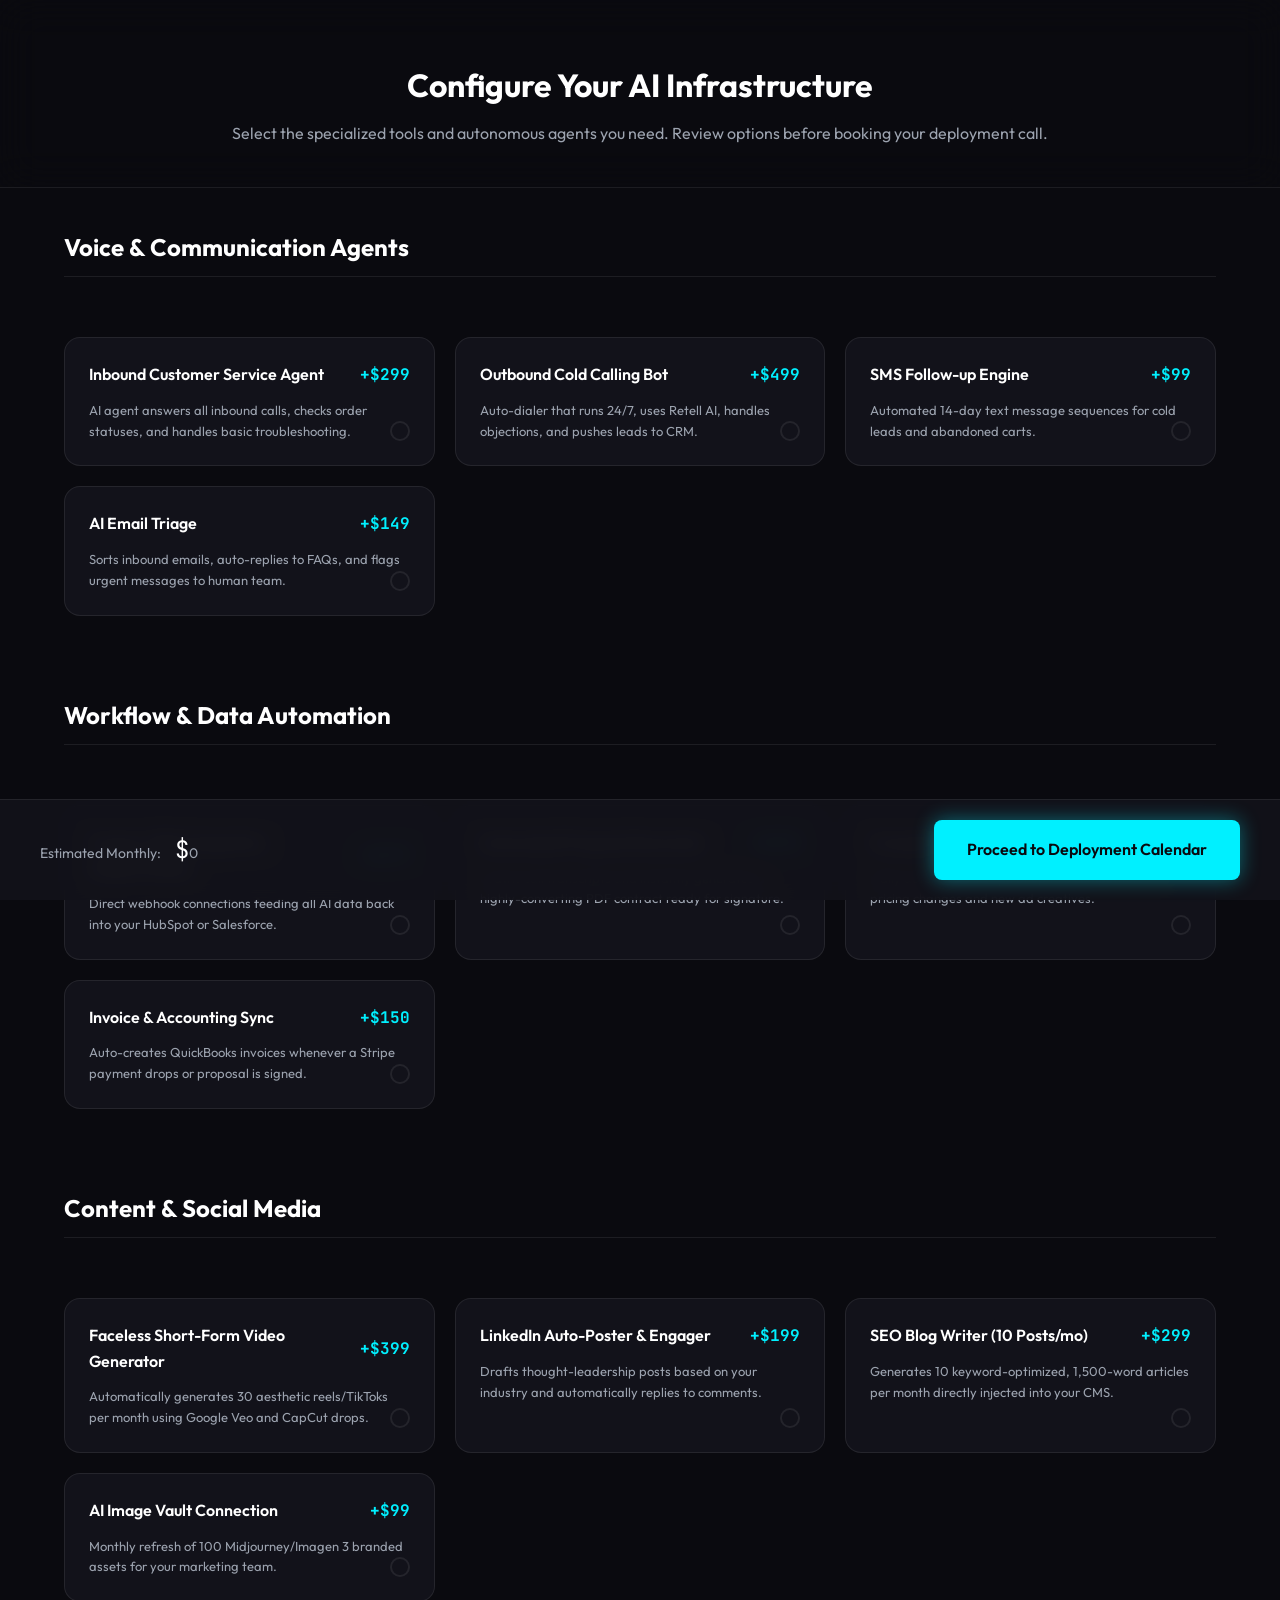
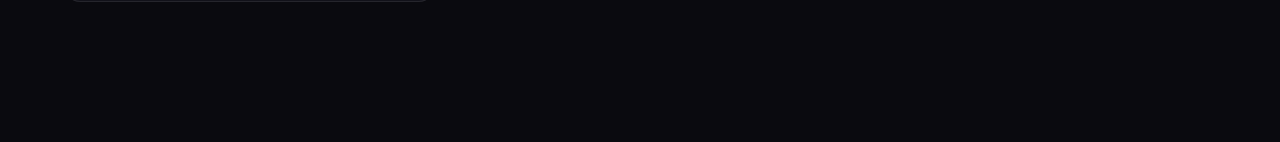
<file: addons.html>
<!DOCTYPE html>
<html lang="en">
<head>
  <meta charset="UTF-8">
  <meta name="viewport" content="width=device-width, initial-scale=1.0">
  <title>Configure Your Automation Node | AI Automation Hub</title>
  <link href="https://fonts.googleapis.com/css2?family=Outfit:wght@300;400;500;600;700;800;900&family=JetBrains+Mono:wght@400;700&display=swap" rel="stylesheet">
  <link rel="stylesheet" href="style.css">
  <style>
    body {
      background-color: var(--bg-dark);
      padding-bottom: 100px;
    }
    .config-header {
      text-align: center;
      padding: 60px 20px 40px;
      border-bottom: 1px solid var(--border-color);
      background: rgba(10, 10, 15, 0.8);
      position: sticky;
      top: 0;
      z-index: 100;
      backdrop-filter: blur(20px);
    }
    .config-header h1 {
      font-size: 32px;
      margin-bottom: 10px;
    }
    .addons-grid {
      display: grid;
      grid-template-columns: repeat(auto-fill, minmax(300px, 1fr));
      gap: 20px;
      padding: 40px 0;
    }
    .addon-card {
      background: var(--bg-card);
      border: 1px solid var(--border-color);
      padding: 24px;
      border-radius: var(--radius-md);
      transition: var(--transition);
      cursor: pointer;
      position: relative;
    }
    .addon-card:hover {
      border-color: var(--primary);
      transform: translateY(-2px);
    }
    .addon-card.selected {
      background: var(--primary-dim);
      border-color: var(--primary);
      box-shadow: 0 0 15px var(--primary-glow);
    }
    .addon-header {
      display: flex;
      justify-content: space-between;
      align-items: center;
      margin-bottom: 12px;
    }
    .addon-title {
      font-weight: 600;
      font-size: 16px;
    }
    .addon-price {
      font-family: var(--font-mono);
      color: var(--primary);
      font-weight: 700;
    }
    .addon-desc {
      font-size: 13px;
      color: var(--text-muted);
    }
    .category-title {
      margin-top: 40px;
      margin-bottom: 20px;
      color: var(--text-main);
      border-bottom: 1px solid var(--border-color);
      padding-bottom: 10px;
    }
    .action-bar {
      position: fixed;
      bottom: 0;
      left: 0;
      width: 100%;
      background: rgba(18, 18, 26, 0.95);
      backdrop-filter: blur(10px);
      border-top: 1px solid var(--border-color);
      padding: 20px 40px;
      display: flex;
      align-items: center;
      justify-content: space-between;
      z-index: 1000;
    }
    .total-price {
      font-size: 24px;
      font-family: var(--font-mono);
      color: white;
    }
    .total-price span {
      color: var(--text-muted);
      font-size: 14px;
      font-family: var(--font-sans);
    }
    /* Checkbox visual */
    .check-ring {
      width: 20px;
      height: 20px;
      border-radius: 50%;
      border: 2px solid var(--border-color);
      position: absolute;
      bottom: 24px;
      right: 24px;
      display: flex;
      align-items: center;
      justify-content: center;
    }
    .addon-card.selected .check-ring {
      border-color: var(--primary);
      background: var(--primary);
    }
    .addon-card.selected .check-ring::after {
      content: '';
      width: 8px;
      height: 4px;
      border-left: 2px solid #000;
      border-bottom: 2px solid #000;
      transform: rotate(-45deg);
      margin-top: -2px;
    }
  </style>
</head>
<body>

  <div class="config-header">
    <div class="container">
      <h1>Configure Your AI Infrastructure</h1>
      <p style="color: var(--text-muted);">Select the specialized tools and autonomous agents you need. Review options before booking your deployment call.</p>
    </div>
  </div>

  <div class="container">
    <h2 class="category-title">Voice & Communication Agents</h2>
    <div class="addons-grid" id="grid-communication">
      <!-- Generated via JS -->
    </div>

    <h2 class="category-title">Workflow & Data Automation</h2>
    <div class="addons-grid" id="grid-workflow">
      <!-- Generated via JS -->
    </div>

    <h2 class="category-title">Content & Social Media</h2>
    <div class="addons-grid" id="grid-content">
      <!-- Generated via JS -->
    </div>
  </div>

  <div class="action-bar">
    <div class="total-price">
      <span>Estimated Monthly:</span> $<span id="calc-total">0</span>
    </div>
    <a href="https://cal.com/smartcontentsf" class="btn btn-primary btn-lg" id="proceed-btn">
      Proceed to Deployment Calendar
    </a>
  </div>

  <script>
    const addons = [
      { cat: 'communication', name: 'Inbound Customer Service Agent', price: 299, desc: 'AI agent answers all inbound calls, checks order statuses, and handles basic troubleshooting.' },
      { cat: 'communication', name: 'Outbound Cold Calling Bot', price: 499, desc: 'Auto-dialer that runs 24/7, uses Retell AI, handles objections, and pushes leads to CRM.' },
      { cat: 'communication', name: 'SMS Follow-up Engine', price: 99, desc: 'Automated 14-day text message sequences for cold leads and abandoned carts.' },
      { cat: 'communication', name: 'AI Email Triage', price: 149, desc: 'Sorts inbound emails, auto-replies to FAQs, and flags urgent messages to human team.' },
      
      { cat: 'workflow', name: 'Custom CRM Integration (Zapier/Make)', price: 199, desc: 'Direct webhook connections feeding all AI data back into your HubSpot or Salesforce.' },
      { cat: 'workflow', name: 'Automated Proposal Generator', price: 250, desc: 'Crawls call transcripts and instantly generates a highly-converting PDF contract ready for signature.' },
      { cat: 'workflow', name: 'Competitor Scraping Script', price: 300, desc: 'Daily automated scrape of up to 5 competitors for pricing changes and new ad creatives.' },
      { cat: 'workflow', name: 'Invoice & Accounting Sync', price: 150, desc: 'Auto-creates QuickBooks invoices whenever a Stripe payment drops or proposal is signed.' },
      
      { cat: 'content', name: 'Faceless Short-Form Video Generator', price: 399, desc: 'Automatically generates 30 aesthetic reels/TikToks per month using Google Veo and CapCut drops.' },
      { cat: 'content', name: 'LinkedIn Auto-Poster & Engager', price: 199, desc: 'Drafts thought-leadership posts based on your industry and automatically replies to comments.' },
      { cat: 'content', name: 'SEO Blog Writer (10 Posts/mo)', price: 299, desc: 'Generates 10 keyword-optimized, 1,500-word articles per month directly injected into your CMS.' },
      { cat: 'content', name: 'AI Image Vault Connection', price: 99, desc: 'Monthly refresh of 100 Midjourney/Imagen 3 branded assets for your marketing team.' }
    ];

    let total = 0;

    function renderAddons() {
      ['communication', 'workflow', 'content'].forEach(category => {
        const grid = document.getElementById('grid-' + category);
        const items = addons.filter(a => a.cat === category);
        
        items.forEach((item, index) => {
          const el = document.createElement('div');
          el.className = 'addon-card';
          el.innerHTML = `
            <div class="addon-header">
              <div class="addon-title">${item.name}</div>
              <div class="addon-price">+$${item.price}</div>
            </div>
            <div class="addon-desc">${item.desc}</div>
            <div class="check-ring"></div>
          `;
          
          el.addEventListener('click', () => {
            el.classList.toggle('selected');
            if (el.classList.contains('selected')) {
              total += item.price;
            } else {
              total -= item.price;
            }
            document.getElementById('calc-total').innerText = total;
          });
          
          grid.appendChild(el);
        });
      });
    }

    renderAddons();
  </script>
</body>
</html>
</file>
<file: style.css>
/* =========================================================================
   AI Automation Hub - Premium Design System (Cyberpunk/Neon Aesthetic)
========================================================================== */

:root {
  --bg-dark: #0a0a0f;
  --bg-card: #12121a;
  --bg-card-hover: #181824;
  
  --primary: #00f0ff; /* Neon Cyan */
  --primary-glow: rgba(0, 240, 255, 0.4);
  --primary-dim: rgba(0, 240, 255, 0.1);
  
  --secondary: #7000ff; /* Deep Purple */
  --secondary-glow: rgba(112, 0, 255, 0.4);
  
  --text-main: #ffffff;
  --text-muted: #9ca3af;
  
  --border-color: rgba(255, 255, 255, 0.08);
  --border-highlight: rgba(0, 240, 255, 0.3);
  
  --font-sans: 'Outfit', sans-serif;
  --font-mono: 'JetBrains Mono', monospace;
  
  --transition: all 0.3s cubic-bezier(0.25, 0.8, 0.25, 1);
  --radius-lg: 24px;
  --radius-md: 16px;
  --radius-sm: 8px;
}

* {
  margin: 0;
  padding: 0;
  box-sizing: border-box;
}

html {
  scroll-behavior: smooth;
  scroll-padding-top: 100px;
}

body {
  font-family: var(--font-sans);
  background-color: var(--bg-dark);
  color: var(--text-main);
  line-height: 1.6;
  overflow-x: hidden;
}

.container {
  max-width: 1200px;
  margin: 0 auto;
  padding: 0 24px;
}

/* =========================================================================
   Top Banner
========================================================================== */
.top-banner {
  background: linear-gradient(90deg, #180033 0%, #0a0a0f 50%, #003333 100%);
  border-bottom: 1px solid var(--border-color);
  padding: 8px 24px;
  text-align: center;
  display: flex;
  align-items: center;
  justify-content: center;
  gap: 8px;
  font-size: 13px;
  color: var(--text-muted);
  z-index: 1001;
  position: relative;
}

.pulse-dot {
  width: 8px;
  height: 8px;
  background-color: var(--primary);
  border-radius: 50%;
  box-shadow: 0 0 10px var(--primary-glow);
  animation: pulse 2s infinite;
}

@keyframes pulse {
  0% { box-shadow: 0 0 0 0 var(--primary-glow); }
  70% { box-shadow: 0 0 0 5px rgba(0, 240, 255, 0); }
  100% { box-shadow: 0 0 0 0 rgba(0, 240, 255, 0); }
}

/* =========================================================================
   Navigation
========================================================================== */
.nav {
  position: sticky;
  top: 0;
  z-index: 1000;
  padding: 20px 0;
  transition: var(--transition);
  background: transparent;
}

.nav.scrolled {
  background: rgba(10, 10, 15, 0.85);
  backdrop-filter: blur(12px);
  border-bottom: 1px solid var(--border-color);
  padding: 16px 0;
}

.nav-container {
  max-width: 1200px;
  margin: 0 auto;
  padding: 0 24px;
  display: flex;
  justify-content: space-between;
  align-items: center;
}

.nav-logo {
  display: flex;
  align-items: center;
  gap: 12px;
  font-size: 18px;
  font-weight: 700;
  color: var(--text-main);
  text-decoration: none;
}

.logo-svg {
  color: var(--primary);
  filter: drop-shadow(0 0 8px var(--primary-glow));
}

.nav-links {
  display: flex;
  gap: 32px;
}

@media (max-width: 768px) {
  .nav-links { display: none; }
  .nav-actions { display: none; }
}

.nav-links a {
  color: var(--text-muted);
  text-decoration: none;
  font-size: 14px;
  font-weight: 500;
  transition: var(--transition);
}

.nav-links a:hover {
  color: var(--primary);
}

.nav-actions {
  display: flex;
  gap: 16px;
  align-items: center;
}

/* =========================================================================
   Buttons
========================================================================== */
.btn {
  display: inline-flex;
  align-items: center;
  justify-content: center;
  gap: 8px;
  padding: 10px 20px;
  border-radius: var(--radius-sm);
  font-weight: 600;
  font-size: 14px;
  text-decoration: none;
  transition: var(--transition);
  cursor: pointer;
  border: 1px solid transparent;
}

.btn-primary {
  background: var(--primary);
  color: var(--bg-dark);
  box-shadow: 0 0 20px var(--primary-glow);
}

.btn-primary:hover {
  background: #fff;
  box-shadow: 0 0 30px var(--primary-glow);
  transform: translateY(-2px);
}

.btn-outline {
  background: transparent;
  color: var(--text-main);
  border-color: var(--border-color);
}

.btn-outline:hover {
  border-color: var(--primary);
  color: var(--primary);
  background: var(--primary-dim);
}

.btn-ghost {
  background: transparent;
  color: var(--text-muted);
}

.btn-ghost:hover {
  color: var(--text-main);
}

.btn-lg {
  padding: 16px 32px;
  font-size: 16px;
}

.btn-block {
  width: 100%;
}

/* =========================================================================
   Hero Section
========================================================================== */
.hero {
  position: relative;
  padding: 120px 0 80px;
  min-height: 90vh;
  display: flex;
  align-items: center;
  overflow: hidden;
}

.hero-bg-grid {
  position: absolute;
  top: 0;
  left: 0;
  width: 100%;
  height: 100%;
  background-size: 50px 50px;
  background-image: 
    linear-gradient(to right, rgba(255,255,255,0.03) 1px, transparent 1px),
    linear-gradient(to bottom, rgba(255,255,255,0.03) 1px, transparent 1px);
  mask-image: linear-gradient(to bottom, black 40%, transparent 100%);
  z-index: 0;
}

.hero-glow-1 {
  position: absolute;
  top: 20%;
  left: -10%;
  width: 600px;
  height: 600px;
  background: radial-gradient(circle, var(--secondary-glow) 0%, transparent 70%);
  filter: blur(80px);
  z-index: 0;
}

.hero-glow-2 {
  position: absolute;
  bottom: -10%;
  right: -10%;
  width: 600px;
  height: 600px;
  background: radial-gradient(circle, var(--primary-glow) 0%, transparent 70%);
  filter: blur(80px);
  z-index: 0;
}

.hero-container {
  position: relative;
  z-index: 2;
  display: grid;
  grid-template-columns: 1fr 1fr;
  gap: 64px;
  align-items: center;
}

@media (max-width: 992px) {
  .hero-container {
    grid-template-columns: 1fr;
    text-align: center;
  }
}

.hero-content {
  max-width: 600px;
}

@media (max-width: 992px) {
  .hero-content {
    margin: 0 auto;
  }
  .hero-cta {
    justify-content: center;
  }
}

.tagline {
  display: inline-flex;
  align-items: center;
  gap: 12px;
  background: var(--bg-card);
  border: 1px solid var(--border-color);
  padding: 6px 16px 6px 6px;
  border-radius: 100px;
  font-size: 13px;
  color: var(--text-muted);
  margin-bottom: 32px;
}

.tag-box {
  background: var(--primary-dim);
  color: var(--primary);
  padding: 4px 10px;
  border-radius: 100px;
  font-weight: 700;
  font-size: 11px;
  text-transform: uppercase;
  letter-spacing: 1px;
}

.hero-title {
  font-size: clamp(40px, 5vw, 64px);
  font-weight: 800;
  line-height: 1.1;
  margin-bottom: 24px;
  letter-spacing: -1px;
}

.gradient-text {
  background: linear-gradient(90deg, var(--primary) 0%, #ffffff 100%);
  -webkit-background-clip: text;
  -webkit-text-fill-color: transparent;
}

.gradient-text-alt {
  background: linear-gradient(90deg, var(--secondary) 0%, var(--primary) 100%);
  -webkit-background-clip: text;
  -webkit-text-fill-color: transparent;
}

.hero-subtitle {
  font-size: 18px;
  color: var(--text-muted);
  margin-bottom: 40px;
  max-width: 500px;
}

@media (max-width: 992px) {
  .hero-subtitle {
    margin-left: auto;
    margin-right: auto;
  }
}

.hero-cta {
  display: flex;
  gap: 16px;
  margin-bottom: 48px;
}

.social-proof {
  display: flex;
  align-items: center;
  gap: 16px;
}

@media (max-width: 992px) {
  .social-proof {
    justify-content: center;
  }
}

.avatars {
  display: flex;
}

.avatar {
  width: 32px;
  height: 32px;
  border-radius: 50%;
  border: 2px solid var(--bg-dark);
  margin-left: -10px;
  overflow: hidden;
}

.avatar:first-child { margin-left: 0; }
.avatar img { width: 100%; height: 100%; object-fit: cover; }

.social-proof p {
  font-size: 13px;
  color: var(--text-muted);
}

/* =========================================================================
   Interactive Dashboard Mockup
========================================================================== */
.dashboard-mockup {
  background: rgba(18, 18, 26, 0.6);
  backdrop-filter: blur(20px);
  border: 1px solid var(--border-color);
  border-radius: var(--radius-md);
  overflow: hidden;
  box-shadow: 0 25px 50px -12px rgba(0, 0, 0, 0.8),
              0 0 0 1px rgba(255, 255, 255, 0.05) inset;
  transform: perspective(1000px) rotateY(-5deg) rotateX(5deg);
  transition: transform 0.5s ease;
}

.dashboard-mockup:hover {
  transform: perspective(1000px) rotateY(0deg) rotateX(0deg);
  border-color: var(--border-highlight);
}

.mockup-header {
  background: rgba(0, 0, 0, 0.3);
  padding: 12px 16px;
  display: flex;
  align-items: center;
  border-bottom: 1px solid var(--border-color);
}

.window-controls {
  display: flex;
  gap: 6px;
}

.window-controls i {
  width: 10px;
  height: 10px;
  border-radius: 50%;
  background: var(--text-muted);
  opacity: 0.5;
}

.window-controls i:nth-child(1) { background: #ff5f56; }
.window-controls i:nth-child(2) { background: #ffbd2e; }
.window-controls i:nth-child(3) { background: #27c93f; }

.url-bar {
  flex-grow: 1;
  text-align: center;
  font-family: var(--font-mono);
  font-size: 11px;
  color: var(--text-muted);
  background: rgba(255, 255, 255, 0.03);
  margin: 0 32px;
  padding: 4px;
  border-radius: 4px;
}

.mockup-body {
  display: flex;
  height: 380px;
}

.mockup-sidebar {
  width: 60px;
  border-right: 1px solid var(--border-color);
  padding: 16px 0;
  display: flex;
  flex-direction: column;
  align-items: center;
  gap: 16px;
  background: rgba(0, 0, 0, 0.2);
}

.sidebar-item {
  width: 24px;
  height: 24px;
  border-radius: 6px;
  background: rgba(255, 255, 255, 0.05);
}

.sidebar-item.active {
  background: var(--primary);
  box-shadow: 0 0 10px var(--primary-glow);
}

.mockup-main {
  flex-grow: 1;
  padding: 24px;
  display: flex;
  flex-direction: column;
  gap: 20px;
}

.status-bar {
  display: flex;
  align-items: center;
  gap: 8px;
  font-family: var(--font-mono);
  font-size: 12px;
  color: var(--primary);
  background: var(--primary-dim);
  padding: 8px 12px;
  border-radius: 4px;
  border: 1px solid rgba(0, 240, 255, 0.2);
}

.status-indicator {
  width: 8px;
  height: 8px;
  border-radius: 50%;
  background: var(--primary);
  animation: pulse 2s infinite;
}

.chart-area {
  display: flex;
  align-items: flex-end;
  gap: 12px;
  height: 100px;
  border-bottom: 1px solid var(--border-color);
  padding-bottom: 8px;
}

.bar {
  flex: 1;
  background: rgba(255, 255, 255, 0.1);
  border-radius: 4px 4px 0 0;
  transition: var(--transition);
}

.bar:hover { background: var(--secondary); }

.terminal-box {
  background: #000;
  border: 1px solid var(--border-color);
  border-radius: var(--radius-sm);
  padding: 16px;
  font-family: var(--font-mono);
  font-size: 11px;
  color: var(--text-muted);
  flex-grow: 1;
  display: flex;
  flex-direction: column;
  gap: 8px;
}

.terminal-box span { color: var(--primary); margin-right: 8px; }
.text-green { color: #27c93f; }

/* =========================================================================
   Features Bento Grid 
========================================================================== */
.features {
  padding: 100px 0;
  position: relative;
  z-index: 2;
}

.section-top {
  margin-bottom: 64px;
  max-width: 600px;
}

.section-top.center {
  margin: 0 auto 64px;
  text-align: center;
}

.section-top h2 {
  font-size: clamp(32px, 4vw, 48px);
  font-weight: 700;
  margin-bottom: 16px;
  line-height: 1.2;
}

.section-top p {
  color: var(--text-muted);
  font-size: 16px;
}

.bento-grid {
  display: grid;
  grid-template-columns: repeat(3, 1fr);
  grid-template-rows: auto auto;
  gap: 24px;
}

@media (max-width: 992px) {
  .bento-grid { grid-template-columns: 1fr; }
}

.bento-card {
  background: var(--bg-card);
  border: 1px solid var(--border-color);
  border-radius: var(--radius-lg);
  padding: 32px;
  position: relative;
  overflow: hidden;
  transition: var(--transition);
}

.bento-card:hover {
  border-color: var(--border-highlight);
  background: var(--bg-card-hover);
}

.bento-card.large {
  grid-column: span 3;
  display: flex;
  align-items: center;
  justify-content: space-between;
  gap: 40px;
  background: linear-gradient(135deg, rgba(18,18,26,1) 0%, rgba(20,10,30,1) 100%);
  border-color: rgba(112, 0, 255, 0.3);
}

@media (max-width: 768px) {
  .bento-card.large {
    grid-column: span 1;
    flex-direction: column;
    align-items: flex-start;
  }
}

.card-content {
  position: relative;
  z-index: 2;
  max-width: 400px;
}

.card-icon {
  width: 48px;
  height: 48px;
  background: var(--primary-dim);
  color: var(--primary);
  border: 1px solid rgba(0, 240, 255, 0.2);
  border-radius: var(--radius-sm);
  display: flex;
  align-items: center;
  justify-content: center;
  margin-bottom: 24px;
}

.bento-card.large .card-icon {
  background: rgba(112, 0, 255, 0.1);
  color: #a855f7;
  border-color: rgba(112, 0, 255, 0.3);
}

.card-content h3 {
  font-size: 20px;
  font-weight: 600;
  margin-bottom: 12px;
}

.card-content p {
  font-size: 14px;
  color: var(--text-muted);
}

.card-visual {
  flex-grow: 1;
  display: flex;
  justify-content: center;
  align-items: center;
}

.visual-glow {
  position: relative;
}

.visual-glow::before {
  content: '';
  position: absolute;
  width: 200px;
  height: 200px;
  background: var(--secondary-glow);
  filter: blur(60px);
  z-index: 0;
}

/* Audio Wave Animation for Large Card */
.wave-animation {
  position: relative;
  z-index: 1;
  display: flex;
  align-items: center;
  gap: 8px;
  height: 60px;
}

.wave-animation span {
  width: 12px;
  background: var(--primary);
  border-radius: 6px;
  animation: audio-wave 1s ease-in-out infinite alternate;
}

.wave-animation span:nth-child(1) { height: 20%; animation-delay: 0.0s; }
.wave-animation span:nth-child(2) { height: 60%; animation-delay: 0.1s; background: var(--secondary); }
.wave-animation span:nth-child(3) { height: 100%; animation-delay: 0.2s; background: #fff;}
.wave-animation span:nth-child(4) { height: 50%; animation-delay: 0.3s; background: var(--secondary); }
.wave-animation span:nth-child(5) { height: 30%; animation-delay: 0.4s; }

@keyframes audio-wave {
  0% { transform: scaleY(0.3); }
  100% { transform: scaleY(1); }
}

/* =========================================================================
   Pricing Section
========================================================================== */
.pricing {
  padding: 100px 0;
}

.pricing-grid {
  display: grid;
  grid-template-columns: repeat(3, 1fr);
  gap: 24px;
  align-items: center;
}

@media (max-width: 992px) {
  .pricing-grid {
    grid-template-columns: 1fr;
    max-width: 400px;
    margin: 0 auto;
  }
}

.price-tier {
  background: var(--bg-card);
  border: 1px solid var(--border-color);
  border-radius: var(--radius-lg);
  padding: 40px 32px;
  transition: var(--transition);
  position: relative;
}

.price-tier:hover {
  border-color: var(--border-highlight);
}

.price-tier.featured {
  background: linear-gradient(180deg, rgba(20,10,30,1) 0%, var(--bg-card) 100%);
  border-color: rgba(112, 0, 255, 0.5);
  transform: scale(1.05);
  box-shadow: 0 20px 40px rgba(0,0,0,0.5), 0 0 40px rgba(112, 0, 255, 0.1) inset;
}

@media (max-width: 992px) {
  .price-tier.featured { transform: scale(1); }
}

.popular-badge {
  position: absolute;
  top: 0;
  left: 50%;
  transform: translate(-50%, -50%);
  background: var(--secondary);
  color: white;
  padding: 6px 16px;
  border-radius: 100px;
  font-size: 11px;
  font-weight: 700;
  text-transform: uppercase;
  letter-spacing: 1px;
}

.tier-header {
  border-bottom: 1px solid var(--border-color);
  padding-bottom: 24px;
  margin-bottom: 24px;
}

.tier-header h3 {
  font-size: 20px;
  font-weight: 600;
  margin-bottom: 12px;
}

.price {
  font-size: 48px;
  font-weight: 800;
  line-height: 1;
  margin-bottom: 8px;
  display: flex;
  align-items: flex-start;
}

.price span:first-child {
  font-size: 24px;
  margin-top: 4px;
  margin-right: 4px;
  color: var(--text-muted);
}

.price .period {
  font-size: 14px;
  color: var(--text-muted);
  align-self: flex-end;
  margin-bottom: 8px;
  font-weight: 500;
}

.tier-header p {
  font-size: 13px;
  color: var(--text-muted);
}

.tier-features {
  list-style: none;
  margin-bottom: 40px;
}

.tier-features li {
  display: flex;
  align-items: center;
  gap: 12px;
  font-size: 14px;
  margin-bottom: 16px;
}

.tier-features svg {
  width: 16px;
  height: 16px;
  color: var(--primary);
}

.tier-features li.disabled {
  color: var(--text-muted);
  opacity: 0.5;
}

.tier-features li.disabled svg {
  color: var(--text-muted);
}

/* =========================================================================
   CTA Banner
========================================================================== */
.cta-banner {
  padding: 60px 0 120px;
}

.cta-inner {
  background: linear-gradient(135deg, var(--secondary) 0%, #000033 100%);
  border-radius: var(--radius-lg);
  padding: 64px 40px;
  text-align: center;
  position: relative;
  overflow: hidden;
  border: 1px solid rgba(112, 0, 255, 0.5);
}

.cta-inner::before {
  content: '';
  position: absolute;
  top: 0; left: 0; right: 0; bottom: 0;
  background-image: url("data:image/svg+xml,%3Csvg width='60' height='60' viewBox='0 0 60 60' xmlns='http://www.w3.org/2000/svg'%3E%3Cg fill='none' fill-rule='evenodd'%3E%3Cg fill='%23ffffff' fill-opacity='0.05'%3E%3Cpath d='M36 34v-4h-2v4h-4v2h4v4h2v-4h4v-2h-4zm0-30V0h-2v4h-4v2h4v4h2V6h4V4h-4zM6 34v-4H4v4H0v2h4v4h2v-4h4v-2H6zM6 4V0H4v4H0v2h4v4h2V6h4V4H6z'/%3E%3C/g%3E%3C/g%3E%3C/svg%3E");
  opacity: 0.5;
}

.cta-inner h2 {
  font-size: clamp(28px, 4vw, 42px);
  font-weight: 700;
  margin-bottom: 32px;
  position: relative;
  z-index: 1;
}

.cta-inner i {
  font-style: italic;
  font-weight: 400;
  color: var(--primary);
}

/* =========================================================================
   Footer
========================================================================== */
.footer {
  border-top: 1px solid var(--border-color);
  padding: 64px 0 32px;
  background: #050508;
}

.footer-top {
  display: flex;
  justify-content: space-between;
  align-items: center;
  margin-bottom: 48px;
}

@media (max-width: 600px) {
  .footer-top { flex-direction: column; gap: 24px; align-items: flex-start; }
}

.footer-links {
  display: flex;
  gap: 24px;
}

.footer-links a {
  color: var(--text-muted);
  text-decoration: none;
  font-size: 14px;
}

.footer-links a:hover { color: var(--text-main); }

.footer-bottom {
  border-top: 1px solid var(--border-color);
  padding-top: 24px;
  text-align: center;
  color: var(--text-muted);
  font-size: 13px;
}

/* =========================================================================
   Animations
========================================================================== */
.fade-up {
  opacity: 0;
  transform: translateY(20px);
  transition: opacity 0.6s ease-out, transform 0.6s ease-out;
}

.animate-up {
  opacity: 0;
  transform: translateY(20px);
  transition: opacity 0.8s cubic-bezier(0.2, 0.8, 0.2, 1), 
              transform 0.8s cubic-bezier(0.2, 0.8, 0.2, 1);
}

.animate-in-right {
  opacity: 0;
  transform: translateX(40px);
  transition: opacity 0.8s cubic-bezier(0.2, 0.8, 0.2, 1) 0.3s, 
              transform 0.8s cubic-bezier(0.2, 0.8, 0.2, 1) 0.3s;
}

.is-visible {
  opacity: 1;
  transform: translate(0, 0);
}

.delay-1 { transition-delay: 0.1s; }
.delay-2 { transition-delay: 0.2s; }
.delay-3 { transition-delay: 0.3s; }
.delay-4 { transition-delay: 0.4s; }
</file>
